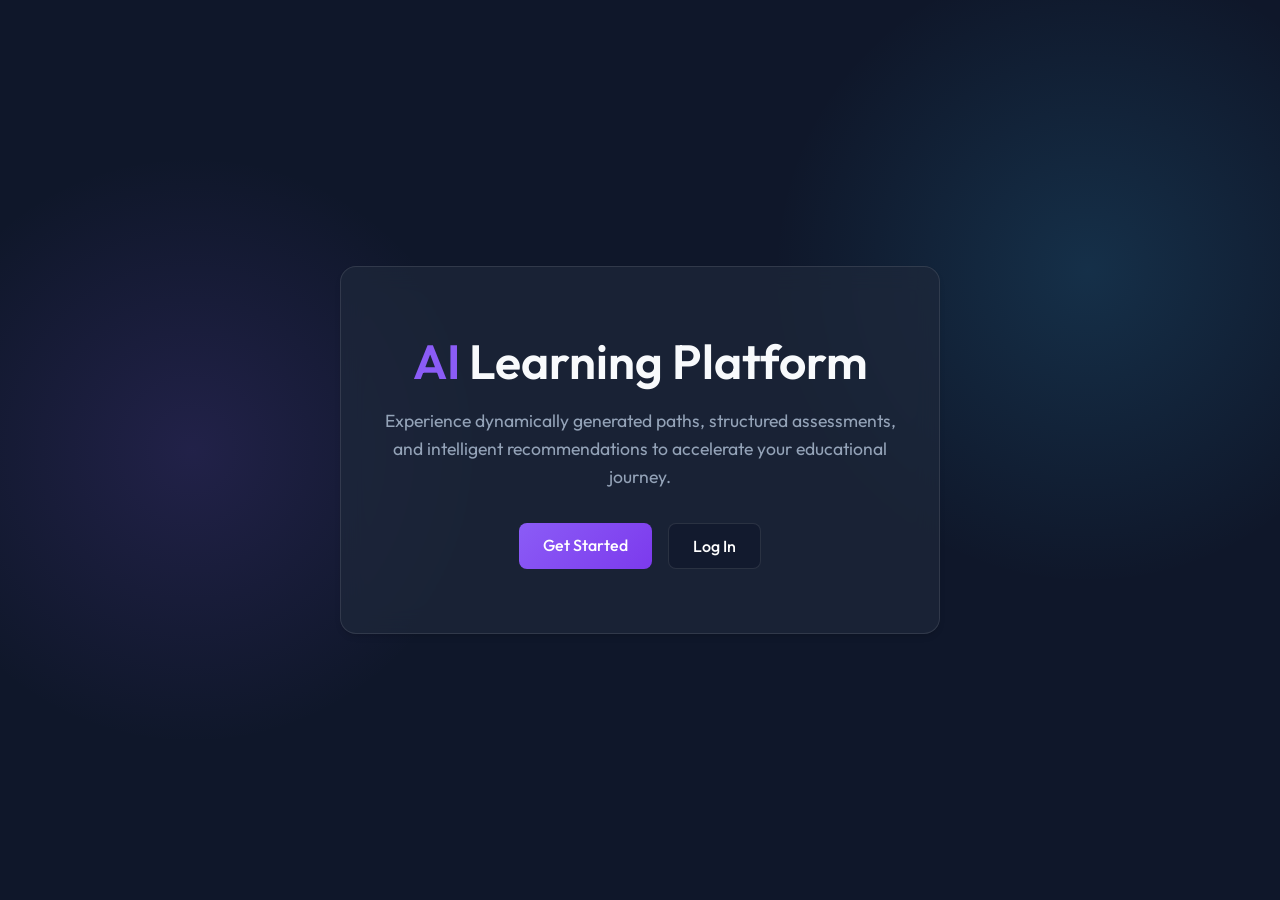
<file: frontend/index.html>
<!DOCTYPE html>
<html lang="en">
<head>
    <meta charset="UTF-8">
    <meta name="viewport" content="width=device-width, initial-scale=1.0">
    <title>AI Learning Support Platform</title>
    <link rel="stylesheet" href="styles.css">
</head>
<body class="flex-center" style="text-align: center;">

    <div class="glass-panel animate-fade-in" style="max-width: 600px; padding: 4rem 2rem;">
        <h1 style="font-size: 3rem; margin-bottom: 1rem;"><span style="color: var(--accent);">AI</span> Learning Platform</h1>
        <p style="font-size: 1.1rem; color: var(--text-secondary); margin-bottom: 2rem;">
            Experience dynamically generated paths, structured assessments, and intelligent recommendations to accelerate your educational journey.
        </p>
        
        <div style="display: flex; gap: 1rem; justify-content: center;">
            <a href="register.html" class="btn-primary">Get Started</a>
            <a href="login.html" class="btn-primary" style="background: rgba(15, 23, 42, 0.6); border: 1px solid var(--glass-border);">Log In</a>
        </div>
    </div>

    <script src="script.js"></script>
    <script>
        // Redirect to dashboard immediately if already authenticated
        if (isAuthenticated()) {
            window.location.href = 'dashboard.html';
        }
    </script>
</body>
</html>
</file>
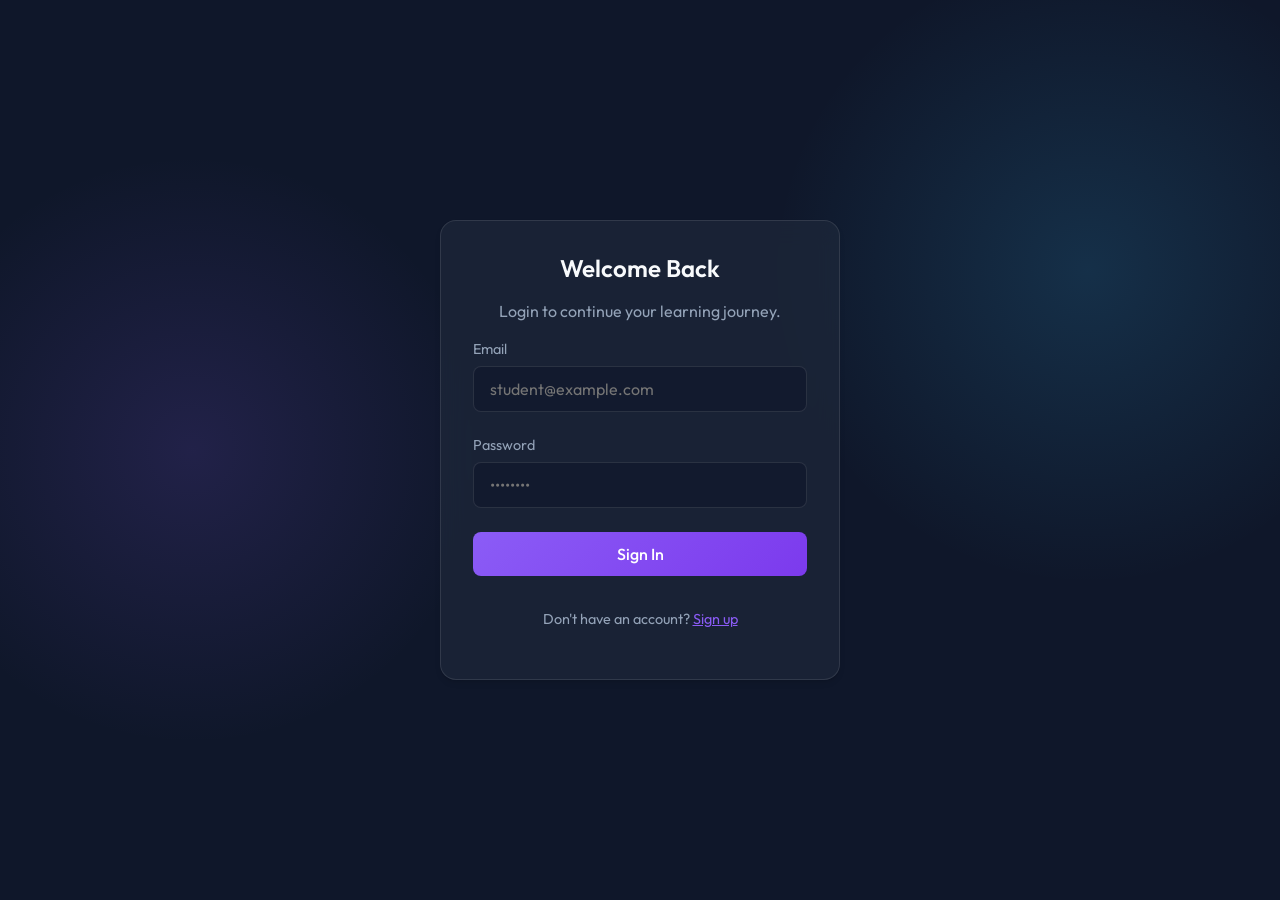
<file: frontend/login.html>
<!DOCTYPE html>
<html lang="en">
<head>
    <meta charset="UTF-8">
    <meta name="viewport" content="width=device-width, initial-scale=1.0">
    <title>Login - AI Learning Platform</title>
    <link rel="stylesheet" href="styles.css">
</head>
<body class="flex-center">

    <div class="glass-panel animate-fade-in" style="width: 100%; max-width: 400px;">
        <h2 class="text-center">Welcome Back</h2>
        <p class="text-center">Login to continue your learning journey.</p>
        
        <div id="loginAlert"></div>
        
        <form id="loginForm">
            <div class="form-group">
                <label class="form-label" for="email">Email</label>
                <input type="email" id="email" class="form-control" required placeholder="student@example.com">
            </div>
            
            <div class="form-group">
                <label class="form-label" for="password">Password</label>
                <input type="password" id="password" class="form-control" required placeholder="••••••••">
            </div>
            
            <button type="submit" class="btn-primary" style="width: 100%">Sign In</button>
        </form>
        
        <p class="text-center mt-2" style="font-size: 0.9rem;">
            Don't have an account? <a href="register.html" style="color: var(--accent);">Sign up</a>
        </p>
    </div>

    <script src="script.js"></script>
    <script>
        if (isAuthenticated()) window.location.href = 'dashboard.html';

        document.getElementById('loginForm').addEventListener('submit', async (e) => {
            e.preventDefault();
            const email = document.getElementById('email').value;
            const password = document.getElementById('password').value;
            
            const btn = e.target.querySelector('button');
            btn.textContent = 'Authenticating...';
            btn.disabled = true;

            try {
                const res = await apiCall('/auth/login', {
                    method: 'POST',
                    body: JSON.stringify({ email, password })
                });
                
                setToken(res.data.token);
                
                const user = {
                    id: res.data.id,
                    name: res.data.username, // JWT returning name or username
                    email: res.data.email,
                    roles: res.data.roles
                };
                
                // Let's call /api/auth/me to ensure we have exact shape, 
                // OR we can rely on JWT response. Our AuthController returns: id, name, email, roles
                user.name = res.data.name; 
                setCurrentUser(user);

                window.location.href = 'dashboard.html';
            } catch (err) {
                showAlert('loginAlert', err.message, 'error');
            } finally {
                btn.textContent = 'Sign In';
                btn.disabled = false;
            }
        });
    </script>
</body>
</html>
</file>
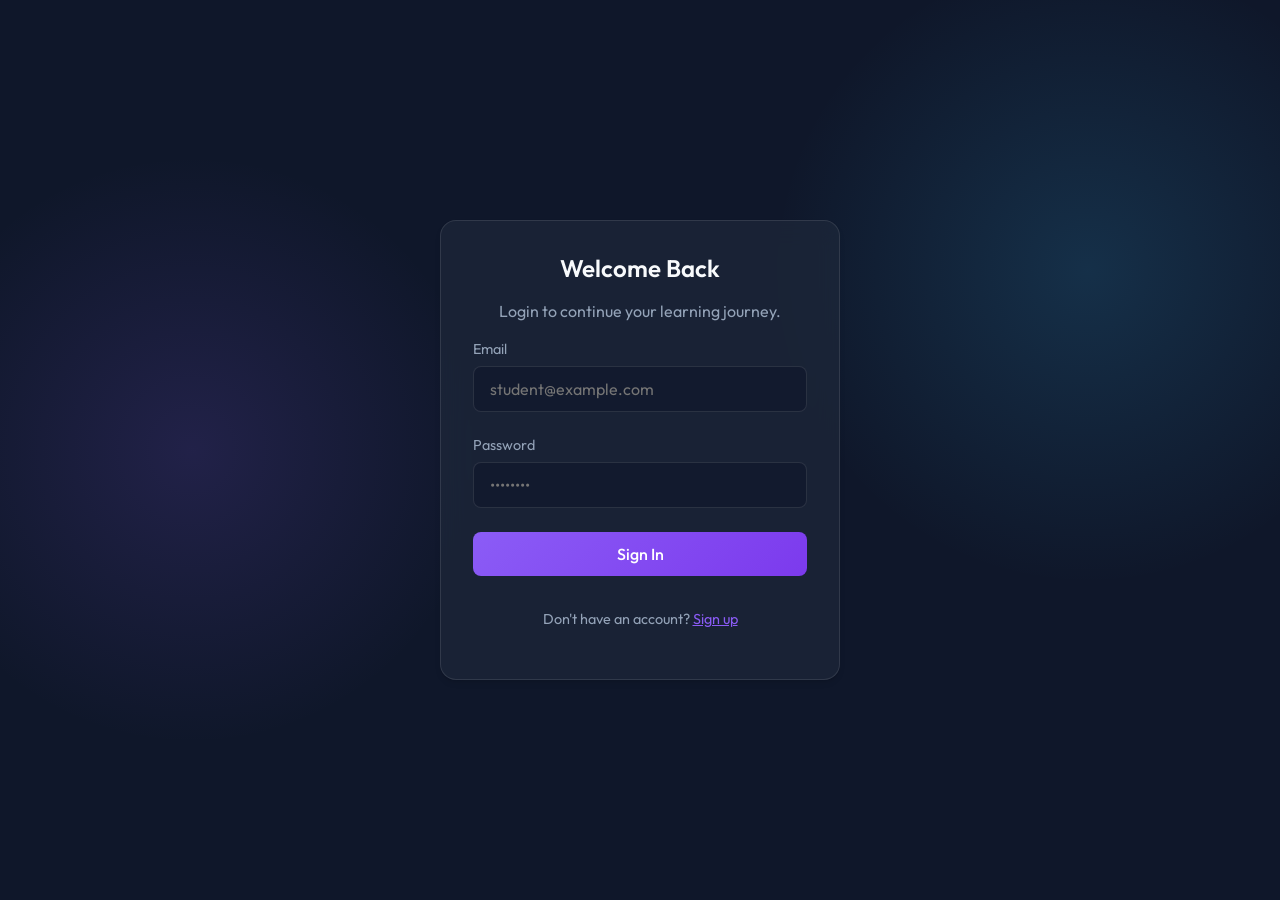
<file: frontend/profile.html>
<!DOCTYPE html>
<html lang="en">
<head>
    <meta charset="UTF-8">
    <meta name="viewport" content="width=device-width, initial-scale=1.0">
    <title>My Profile - Lumora</title>
    <link rel="stylesheet" href="styles.css">
    <link rel="stylesheet" href="https://cdnjs.cloudflare.com/ajax/libs/font-awesome/6.4.0/css/all.min.css">
</head>
<body class="app-layout">
    <header id="app-header" class="app-header"></header>

    <div class="main-content">
        <div id="profileAlert"></div>

        <!-- Profile Hero -->
        <div class="glass-panel animate-fade-in" style="text-align: center; padding: 3rem 2rem; margin-bottom: 2rem; position: relative; overflow: hidden;">
            <div style="position: absolute; top: -60px; right: -60px; width: 200px; height: 200px; background: radial-gradient(circle, rgba(139,92,246,0.2), transparent); border-radius: 50%;"></div>
            <div style="position: absolute; bottom: -40px; left: -40px; width: 150px; height: 150px; background: radial-gradient(circle, rgba(99,102,241,0.15), transparent); border-radius: 50%;"></div>

            <div id="profileAvatar" style="width: 100px; height: 100px; border-radius: 50%; background: linear-gradient(135deg, var(--accent), var(--accent-hover)); color: white; font-weight: 700; font-size: 2.5rem; display: flex; align-items: center; justify-content: center; margin: 0 auto 1.5rem; border: 4px solid var(--glass-border); box-shadow: 0 0 30px rgba(139,92,246,0.4);">?</div>
            <h1 id="profileName" style="margin: 0 0 0.25rem; font-size: 2rem;">Loading...</h1>
            <div id="profileRole" style="color: var(--accent); text-transform: uppercase; letter-spacing: 2px; font-size: 0.85rem; font-weight: 600; margin-bottom: 0.75rem;"></div>
            <div id="profileEmail" style="color: var(--text-secondary); font-size: 0.95rem;"><i class="fas fa-envelope" style="margin-right: 0.4rem;"></i></div>
        </div>

        <!-- Stats Row -->
        <div class="grid-2" style="margin-bottom: 2rem;">
            <div class="glass-panel animate-fade-in" style="text-align: center; padding: 2rem;">
                <div style="font-size: 2rem; margin-bottom: 0.5rem;">🎯</div>
                <div class="stat-value" id="profileTotalQuizzes">—</div>
                <div class="stat-label">Total Quizzes Taken</div>
            </div>
            <div class="glass-panel animate-fade-in" style="text-align: center; padding: 2rem;">
                <div style="font-size: 2rem; margin-bottom: 0.5rem;">📈</div>
                <div class="stat-value" id="profileAvgScore">—</div>
                <div class="stat-label">Average Score</div>
            </div>
        </div>

        <!-- Account Info -->
        <div class="glass-panel animate-fade-in" style="margin-bottom: 2rem;">
            <h3 style="margin-top: 0; color: var(--accent);"><i class="fas fa-id-card" style="margin-right: 0.5rem;"></i>Account Information</h3>
            <hr style="border-color: var(--glass-border); margin-bottom: 1.5rem;">
            <div style="display: grid; grid-template-columns: 1fr 1fr; gap: 1.5rem;">
                <div>
                    <div style="color: var(--text-secondary); font-size: 0.8rem; text-transform: uppercase; letter-spacing: 1px; margin-bottom: 0.3rem;">Full Name</div>
                    <div id="infoName" style="font-weight: 500; font-size: 1.1rem;">—</div>
                </div>
                <div>
                    <div style="color: var(--text-secondary); font-size: 0.8rem; text-transform: uppercase; letter-spacing: 1px; margin-bottom: 0.3rem;">Email</div>
                    <div id="infoEmail" style="font-weight: 500; font-size: 1.1rem;">—</div>
                </div>
                <div>
                    <div style="color: var(--text-secondary); font-size: 0.8rem; text-transform: uppercase; letter-spacing: 1px; margin-bottom: 0.3rem;">Role</div>
                    <div id="infoRole" style="font-weight: 500; font-size: 1.1rem;">—</div>
                </div>
                <div>
                    <div style="color: var(--text-secondary); font-size: 0.8rem; text-transform: uppercase; letter-spacing: 1px; margin-bottom: 0.3rem;">Member Since</div>
                    <div style="font-weight: 500; font-size: 1.1rem;" id="infoSince">2026</div>
                </div>
            </div>
        </div>

        <!-- Recent Results Placeholder -->
        <div class="glass-panel animate-fade-in">
            <h3 style="margin-top: 0; color: var(--accent);"><i class="fas fa-history" style="margin-right: 0.5rem;"></i>Recent Activity</h3>
            <hr style="border-color: var(--glass-border); margin-bottom: 1.5rem;">
            <div id="recentActivity" style="color: var(--text-secondary); text-align: center; padding: 2rem;">
                <span style="font-size: 2rem;">📋</span>
                <p style="margin-top: 0.5rem;">Take a quiz to see your recent activity here!</p>
                <a href="quiz.html" class="btn-primary" style="display: inline-block; margin-top: 1rem;">🚀 Take a Quiz</a>
            </div>
        </div>
    </div>

    <footer id="app-footer" class="app-footer"></footer>

    <script src="script.js"></script>
    <script>
        protectRoute();

        const user = getCurrentUser();
        if (user) {
            const initial = user.name ? user.name.charAt(0).toUpperCase() : '?';
            const role = user.roles && user.roles.length > 0 ? user.roles[0].replace('ROLE_', '') : 'STUDENT';

            document.getElementById('profileAvatar').textContent = initial;
            document.getElementById('profileName').textContent = user.name || 'Unknown';
            document.getElementById('profileRole').textContent = role;
            document.getElementById('profileEmail').innerHTML = `<i class="fas fa-envelope" style="margin-right: 0.4rem;"></i>${user.email || ''}`;
            document.getElementById('infoName').textContent = user.name || '—';
            document.getElementById('infoEmail').textContent = user.email || '—';
            document.getElementById('infoRole').textContent = role;
        }

        // Load analytics stats
        apiCall('/student/analytics/summary').then(data => {
            if (data) {
                document.getElementById('profileTotalQuizzes').textContent = data.totalAttempts ?? '0';
                document.getElementById('profileAvgScore').textContent = data.averageScore != null ? data.averageScore.toFixed(1) + '%' : '0%';
            }
        }).catch(() => {
            document.getElementById('profileTotalQuizzes').textContent = '0';
            document.getElementById('profileAvgScore').textContent = '0%';
        });
    </script>
</body>
</html>
</file>
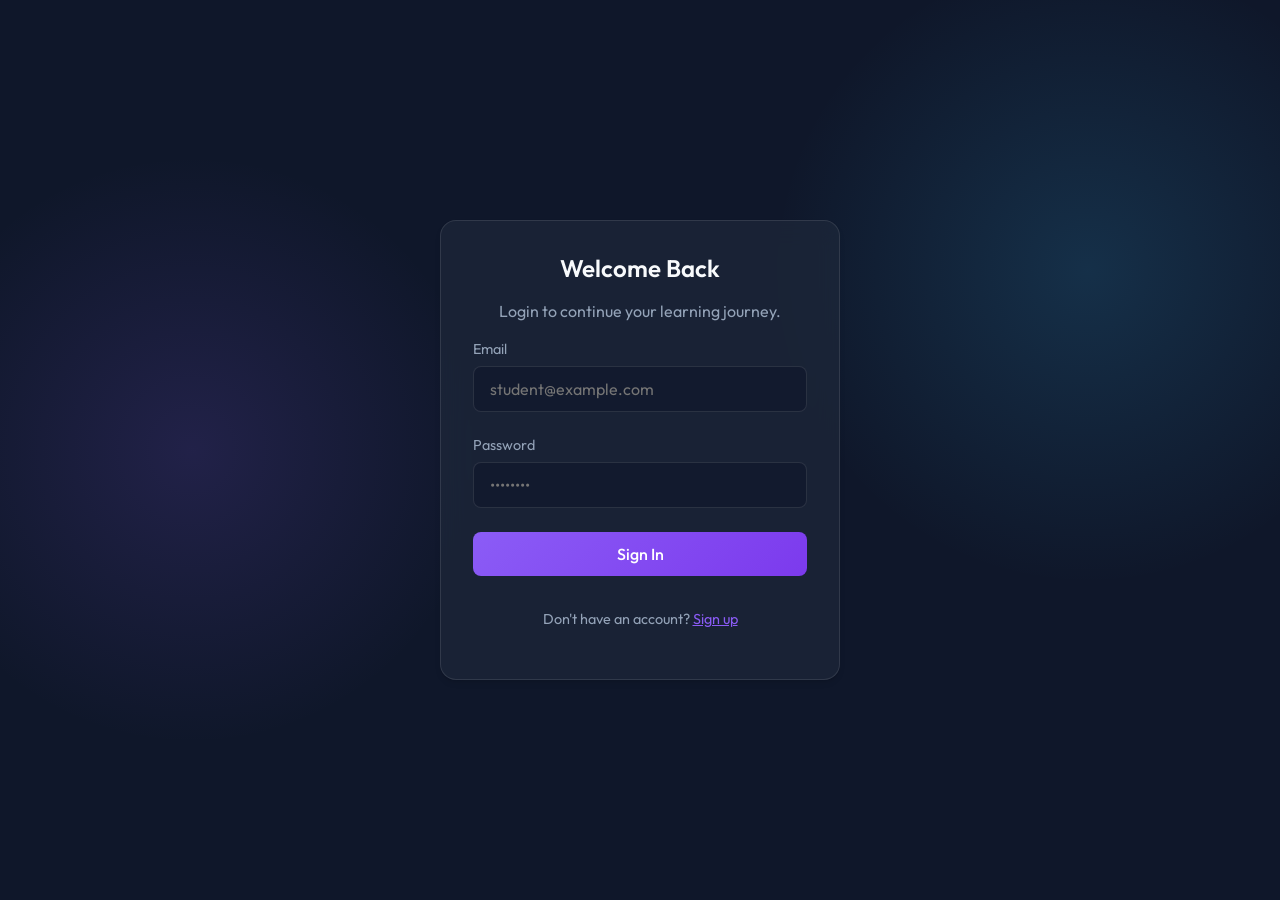
<file: frontend/quiz.html>
<!-- frontend/quiz.html -->
<!DOCTYPE html>
<html lang="en">
<head>
    <meta charset="UTF-8">
    <meta name="viewport" content="width=device-width, initial-scale=1.0">
    <title>Take Quiz - AI Learning Platform</title>
    <link rel="stylesheet" href="styles.css">
    <style>
        .option-label {
            display: block;
            padding: 1rem;
            margin-bottom: 0.5rem;
            background: rgba(15, 23, 42, 0.4);
            border: 1px solid var(--glass-border);
            border-radius: 8px;
            cursor: pointer;
            transition: all 0.2s;
        }
        .option-label:hover { background: rgba(139, 92, 246, 0.1); border-color: var(--accent); }
        .option-input:checked + .option-label {
            background: rgba(139, 92, 246, 0.2);
            border-color: var(--accent);
            box-shadow: 0 0 10px rgba(139, 92, 246, 0.2);
        }
    </style>
</head>
<body class="app-layout">
    <header id="app-header" class="app-header"></header>
    <div class="main-content">
        <div id="quizAlert"></div>

        <!-- Topic Selection -->
        <div id="topicSelection" class="glass-panel animate-fade-in" style="max-width: 550px; margin: 0 auto;">
            <div style="text-align: center; margin-bottom: 1.5rem;">
                <span style="font-size: 3rem;">🧠</span>
                <h2 style="margin-top: 0.5rem;">Select Quiz Topic</h2>
                <p style="color: var(--text-secondary); font-size: 0.95rem;">Type a topic name to search and start your quiz</p>
            </div>
            <div class="form-group" style="position: relative;">
                <label class="form-label">Topic Name</label>
                <input type="text" id="topicNameInput" class="form-control" placeholder="e.g. Python, Data Structures, Networking..." autocomplete="off">
                <div id="topicSuggestions" style="display: none; position: absolute; top: 100%; left: 0; right: 0; background: var(--glass-bg); border: 1px solid var(--glass-border); border-radius: 8px; z-index: 100; max-height: 200px; overflow-y: auto; box-shadow: 0 8px 20px rgba(0,0,0,0.4);">
                </div>
            </div>
            <button id="startQuizBtn" class="btn-primary" style="width: 100%; margin-top: 1rem;">🚀 Start Quiz</button>
        </div>

        <!-- Quiz Container -->
        <div id="quizContainer" style="display: none; max-width: 800px; margin: 0 auto;">
            <div class="glass-panel animate-fade-in">
                <div style="display: flex; justify-content: space-between; align-items: center;">
                    <h2 id="quizTitle">Topic Quiz</h2>
                    <span id="questionCounter" style="color: var(--accent); font-weight: 700;"></span>
                </div>
                
                <div id="questionsWrapper" class="mt-2"></div>
                
                <button id="submitQuizBtn" class="btn-primary mt-2" style="width: 100%;">Submit Answers</button>
            </div>
        </div>

        <!-- Result Container -->
        <div id="resultContainer" class="glass-panel animate-fade-in" style="display: none; max-width: 500px; margin: 0 auto; text-align: center;">
            <div style="font-size: 4rem; margin-bottom: 1rem;">🏆</div>
            <h2>Quiz Completed!</h2>
            <div class="stat-value mt-2" id="scoreDisplay" style="font-size: 4rem;">0%</div>
            <p id="resultMessage" style="color: var(--text-secondary); margin-top: 1rem;"></p>
            <p id="suspiciousFlag" style="color: var(--danger); font-weight: 500; display: none; margin-top: 1rem;">⚠ Flagged for suspicious completion time.</p>
            
            <a href="dashboard.html" class="btn-primary mt-2">Return to Dashboard</a>
        </div>
    </div>
    <footer id="app-footer" class="app-footer"></footer>

    <script src="script.js"></script>
    <script>
        protectRoute();
        
        let questions = [];
        let startTime = null;
        let selectedTopicName = null;
        let searchTimeout = null;

        // Live topic search / autocomplete
        const topicNameInput = document.getElementById('topicNameInput');
        const suggestionsBox = document.getElementById('topicSuggestions');

        topicNameInput.addEventListener('input', () => {
            const query = topicNameInput.value.trim();
            clearTimeout(searchTimeout);
            if (query.length < 2) {
                suggestionsBox.style.display = 'none';
                return;
            }
            searchTimeout = setTimeout(async () => {
                try {
                    const results = await apiCall(`/student/topics/search?name=${encodeURIComponent(query)}`);
                    if (results && results.length > 0) {
                        suggestionsBox.innerHTML = results.map(t => `
                            <div class="dropdown-item" style="cursor: pointer;" data-name="${t.title}">${t.title}</div>
                        `).join('');
                        suggestionsBox.style.display = 'block';
                        suggestionsBox.querySelectorAll('.dropdown-item').forEach(el => {
                            el.addEventListener('click', () => {
                                topicNameInput.value = el.dataset.name;
                                suggestionsBox.style.display = 'none';
                            });
                        });
                    } else {
                        suggestionsBox.innerHTML = `<div class="dropdown-item" style="color: var(--text-secondary);">No matching topics found</div>`;
                        suggestionsBox.style.display = 'block';
                    }
                } catch(e) {
                    suggestionsBox.style.display = 'none';
                }
            }, 300);
        });

        document.addEventListener('click', (e) => {
            if (!e.target.closest('#topicNameInput') && !e.target.closest('#topicSuggestions')) {
                suggestionsBox.style.display = 'none';
            }
        });

        document.getElementById('startQuizBtn').addEventListener('click', async () => {
            const name = topicNameInput.value.trim();
            if (!name) {
                showAlert('quizAlert', 'Please enter a topic name to start the quiz.', 'error');
                return;
            }
            selectedTopicName = name;

            const btn = document.getElementById('startQuizBtn');
            btn.textContent = '⏳ Loading...';
            btn.disabled = true;

            try {
                questions = await apiCall(`/student/topics/by-name/${encodeURIComponent(selectedTopicName)}/questions`);
                if (!questions || questions.length === 0) {
                    throw new Error('No questions found for this topic. Please check the topic name or ask your admin to add questions.');
                }

                document.getElementById('topicSelection').style.display = 'none';
                document.getElementById('quizContainer').style.display = 'block';
                document.getElementById('quizTitle').textContent = `${selectedTopicName} Quiz`;
                startTime = new Date().toISOString();
                renderQuestions();
            } catch (err) {
                showAlert('quizAlert', err.message, 'error');
            } finally {
                btn.textContent = '🚀 Start Quiz';
                btn.disabled = false;
            }
        });


        function renderQuestions() {
            document.getElementById('questionCounter').textContent = `${questions.length} Questions`;
            const wrapper = document.getElementById('questionsWrapper');
            
            wrapper.innerHTML = questions.map((q, index) => `
                <div class="form-group" style="margin-bottom: 2rem;">
                    <h3 style="font-size: 1.1rem; margin-bottom: 1rem; color: white;">${index + 1}. ${q.text}</h3>
                    <div style="display: grid; gap: 0.5rem;">
                        <input type="radio" id="q${q.id}_A" name="q${q.id}" value="A" class="option-input" style="display:none;">
                        <label for="q${q.id}_A" class="option-label">A. ${q.optionA}</label>
                        
                        <input type="radio" id="q${q.id}_B" name="q${q.id}" value="B" class="option-input" style="display:none;">
                        <label for="q${q.id}_B" class="option-label">B. ${q.optionB}</label>
                        
                        <input type="radio" id="q${q.id}_C" name="q${q.id}" value="C" class="option-input" style="display:none;">
                        <label for="q${q.id}_C" class="option-label">C. ${q.optionC}</label>
                        
                        <input type="radio" id="q${q.id}_D" name="q${q.id}" value="D" class="option-input" style="display:none;">
                        <label for="q${q.id}_D" class="option-label">D. ${q.optionD}</label>
                    </div>
                </div>
            `).join('');
        }

        document.getElementById('submitQuizBtn').addEventListener('click', async () => {
            const answers = {};
            questions.forEach(q => {
                const selected = document.querySelector(`input[name="q${q.id}"]:checked`);
                if (selected) answers[q.id] = selected.value;
            });

            const endTime = new Date().toISOString();
            const btn = document.getElementById('submitQuizBtn');
            btn.textContent = 'Evaluating...';
            btn.disabled = true;

            try {
                const result = await apiCall(`/student/quiz/submit`, {
                    method: 'POST',
                    body: JSON.stringify({
                        topicId: selectedTopicId,
                        answers: answers,
                        startTime: startTime,
                        endTime: endTime
                    })
                });

                document.getElementById('quizContainer').style.display = 'none';
                document.getElementById('resultContainer').style.display = 'block';

                document.getElementById('scoreDisplay').textContent = `${Math.round(result.percentage || 0)}%`;
                document.getElementById('resultMessage').textContent = result.message || `You scored ${result.score} out of ${result.totalQuestions}!`;
                
                if (result.flaggedSuspicious) {
                    document.getElementById('suspiciousFlag').style.display = 'block';
                }

            } catch (err) {
                showAlert('quizAlert', 'Failed to submit quiz. Ensure your inputs match database requirements.', 'error');
                btn.textContent = 'Submit Answers';
                btn.disabled = false;
            }
        });
    </script>
</body>
</html>
</file>
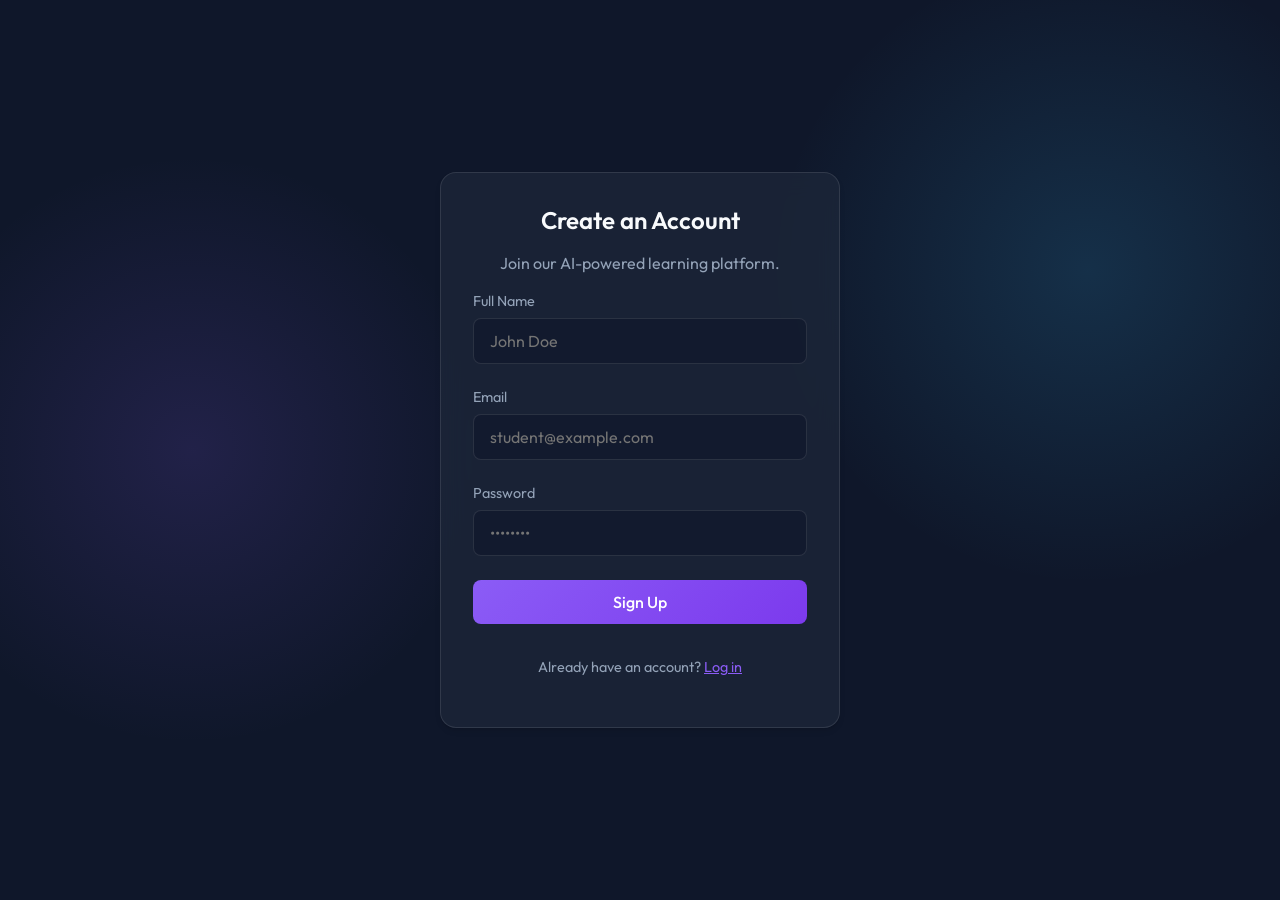
<file: frontend/register.html>
<!DOCTYPE html>
<html lang="en">
<head>
    <meta charset="UTF-8">
    <meta name="viewport" content="width=device-width, initial-scale=1.0">
    <title>Register - AI Learning Platform</title>
    <link rel="stylesheet" href="styles.css">
</head>
<body class="flex-center">

    <div class="glass-panel animate-fade-in" style="width: 100%; max-width: 400px;">
        <h2 class="text-center">Create an Account</h2>
        <p class="text-center">Join our AI-powered learning platform.</p>
        
        <div id="registerAlert"></div>
        
        <form id="registerForm">
            <div class="form-group">
                <label class="form-label" for="name">Full Name</label>
                <input type="text" id="name" class="form-control" required placeholder="John Doe">
            </div>

            <div class="form-group">
                <label class="form-label" for="email">Email</label>
                <input type="email" id="email" class="form-control" required placeholder="student@example.com">
            </div>
            
            <div class="form-group">
                <label class="form-label" for="password">Password</label>
                <input type="password" id="password" class="form-control" required placeholder="••••••••">
            </div>
            
            <button type="submit" class="btn-primary" style="width: 100%">Sign Up</button>
        </form>
        
        <p class="text-center mt-2" style="font-size: 0.9rem;">
            Already have an account? <a href="login.html" style="color: var(--accent);">Log in</a>
        </p>
    </div>

    <script src="script.js"></script>
    <script>
        if (isAuthenticated()) window.location.href = 'dashboard.html';

        document.getElementById('registerForm').addEventListener('submit', async (e) => {
            e.preventDefault();
            const name = document.getElementById('name').value;
            const email = document.getElementById('email').value;
            const password = document.getElementById('password').value;
            
            const btn = e.target.querySelector('button');
            btn.textContent = 'Registering...';
            btn.disabled = true;

            try {
                await apiCall('/auth/register', {
                    method: 'POST',
                    body: JSON.stringify({ name, email, password, roles: ["student"] })
                });
                
                showAlert('registerAlert', 'Registration successful! Redirecting to login...', 'success');
                setTimeout(() => window.location.href = 'login.html', 1500);
            } catch (err) {
                showAlert('registerAlert', err.message, 'error');
            } finally {
                btn.textContent = 'Sign Up';
                btn.disabled = false;
            }
        });
    </script>
</body>
</html>
</file>
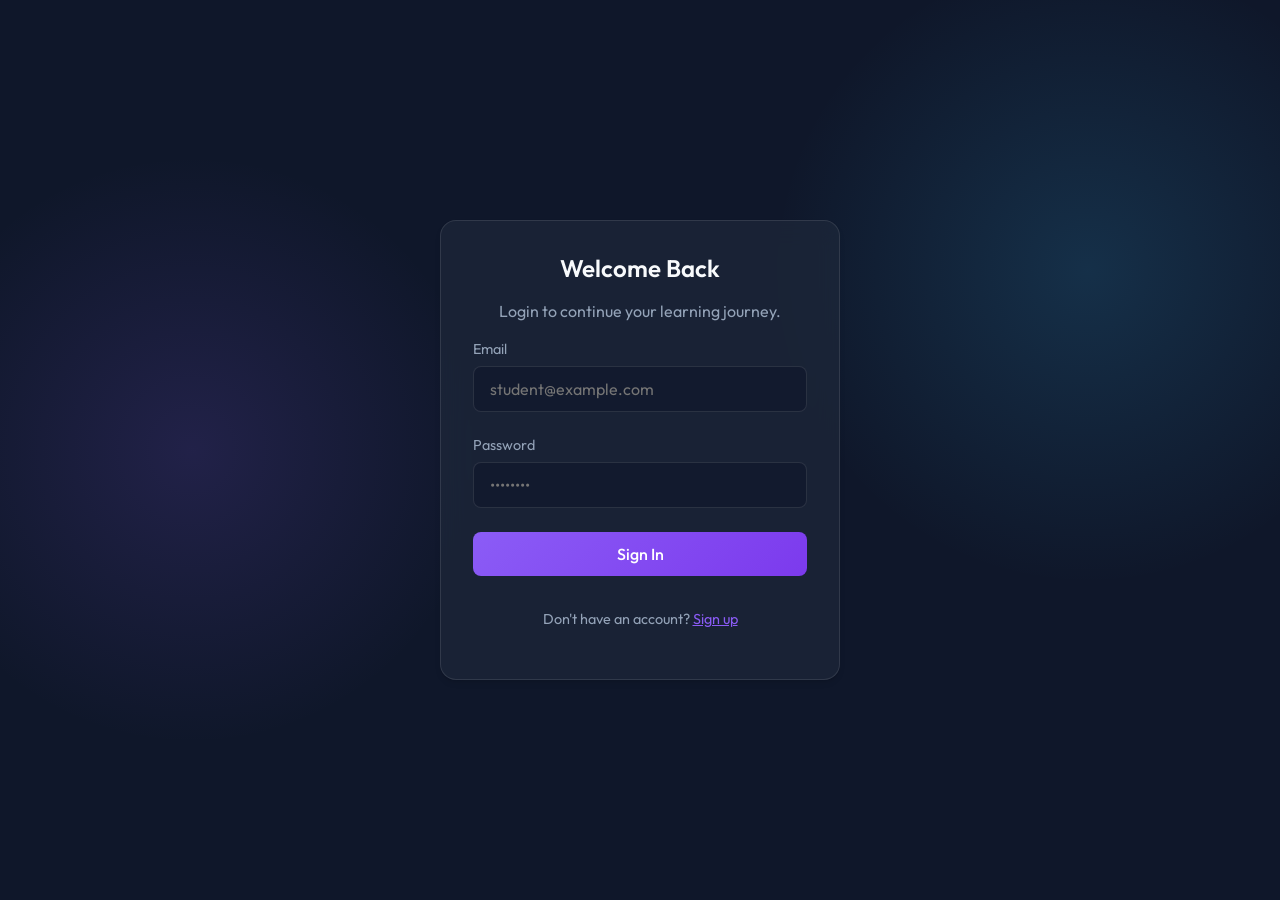
<file: frontend/settings.html>
<!DOCTYPE html>
<html lang="en">
<head>
    <meta charset="UTF-8">
    <meta name="viewport" content="width=device-width, initial-scale=1.0">
    <title>Settings - Lumora</title>
    <link rel="stylesheet" href="styles.css">
    <link rel="stylesheet" href="https://cdnjs.cloudflare.com/ajax/libs/font-awesome/6.4.0/css/all.min.css">
</head>
<body class="app-layout">
    <header id="app-header" class="app-header"></header>

    <div class="main-content">
        <div id="settingsAlert"></div>

        <div style="margin-bottom: 2rem;">
            <h2 style="margin: 0; color: var(--text-primary);"><i class="fas fa-cog" style="color: var(--accent); margin-right: 0.6rem;"></i>Settings</h2>
            <p style="color: var(--text-secondary); margin: 0.5rem 0 0;">Manage your account preferences and appearance</p>
        </div>

        <div style="display: grid; grid-template-columns: 240px 1fr; gap: 2rem; align-items: start;">

            <!-- Settings Sidebar Nav -->
            <div class="glass-panel animate-fade-in" style="padding: 1rem;">
                <nav>
                    <a href="#appearance" class="settings-nav-link active" onclick="switchTab('appearance', this)">
                        <i class="fas fa-palette"></i> Appearance
                    </a>
                    <a href="#account" class="settings-nav-link" onclick="switchTab('account', this)">
                        <i class="fas fa-user-circle"></i> Account
                    </a>
                    <a href="#notifications" class="settings-nav-link" onclick="switchTab('notifications', this)">
                        <i class="fas fa-bell"></i> Notifications
                    </a>
                    <a href="#security" class="settings-nav-link" onclick="switchTab('security', this)">
                        <i class="fas fa-shield-alt"></i> Privacy & Security
                    </a>
                </nav>
            </div>

            <!-- Settings Panels -->
            <div>

                <!-- Appearance -->
                <div id="tab-appearance" class="settings-tab glass-panel animate-fade-in">
                    <h3 style="margin-top: 0; color: var(--accent);">🎨 Appearance</h3>
                    <hr style="border-color: var(--glass-border); margin-bottom: 1.5rem;">

                    <div class="settings-row">
                        <div>
                            <div class="settings-label">Theme</div>
                            <div class="settings-desc">Choose between Dark and Light mode</div>
                        </div>
                        <div style="display: flex; gap: 0.75rem;">
                            <button id="themeDarkBtn" class="btn-secondary" onclick="setTheme('dark')" style="padding: 0.5rem 1.2rem;">🌙 Dark</button>
                            <button id="themeLightBtn" class="btn-secondary" onclick="setTheme('light')" style="padding: 0.5rem 1.2rem;">🌞 Light</button>
                        </div>
                    </div>

                    <div class="settings-row">
                        <div>
                            <div class="settings-label">Accent Color</div>
                            <div class="settings-desc">Choose your preferred accent color</div>
                        </div>
                        <div style="display: flex; gap: 0.75rem; align-items: center;">
                            <button onclick="setAccent('#8b5cf6')" title="Purple" style="width: 32px; height: 32px; border-radius: 50%; background: #8b5cf6; border: 3px solid white; cursor: pointer;"></button>
                            <button onclick="setAccent('#3b82f6')" title="Blue" style="width: 32px; height: 32px; border-radius: 50%; background: #3b82f6; border: 3px solid transparent; cursor: pointer;"></button>
                            <button onclick="setAccent('#10b981')" title="Green" style="width: 32px; height: 32px; border-radius: 50%; background: #10b981; border: 3px solid transparent; cursor: pointer;"></button>
                            <button onclick="setAccent('#f59e0b')" title="Amber" style="width: 32px; height: 32px; border-radius: 50%; background: #f59e0b; border: 3px solid transparent; cursor: pointer;"></button>
                            <button onclick="setAccent('#ef4444')" title="Red" style="width: 32px; height: 32px; border-radius: 50%; background: #ef4444; border: 3px solid transparent; cursor: pointer;"></button>
                        </div>
                    </div>
                </div>

                <!-- Account -->
                <div id="tab-account" class="settings-tab glass-panel animate-fade-in" style="display: none;">
                    <h3 style="margin-top: 0; color: var(--accent);">👤 Account</h3>
                    <hr style="border-color: var(--glass-border); margin-bottom: 1.5rem;">

                    <div class="form-group">
                        <label class="form-label">Display Name</label>
                        <input type="text" id="settingsName" class="form-control" placeholder="Your display name">
                    </div>
                    <div class="form-group">
                        <label class="form-label">Email Address</label>
                        <input type="email" id="settingsEmail" class="form-control" placeholder="Your email" disabled style="opacity: 0.6; cursor: not-allowed;">
                        <small style="color: var(--text-secondary); font-size: 0.8rem;">Email cannot be changed from here.</small>
                    </div>
                    <button class="btn-primary" style="margin-top: 1rem;" onclick="saveAccount()">💾 Save Changes</button>
                </div>

                <!-- Notifications -->
                <div id="tab-notifications" class="settings-tab glass-panel animate-fade-in" style="display: none;">
                    <h3 style="margin-top: 0; color: var(--accent);">🔔 Notifications</h3>
                    <hr style="border-color: var(--glass-border); margin-bottom: 1.5rem;">

                    <div class="settings-row">
                        <div>
                            <div class="settings-label">Quiz Reminders</div>
                            <div class="settings-desc">Get reminded to practise daily</div>
                        </div>
                        <label class="toggle-switch">
                            <input type="checkbox" id="notifQuiz" checked>
                            <span class="toggle-slider"></span>
                        </label>
                    </div>
                    <div class="settings-row">
                        <div>
                            <div class="settings-label">Score Alerts</div>
                            <div class="settings-desc">Notify when you achieve a new high score</div>
                        </div>
                        <label class="toggle-switch">
                            <input type="checkbox" id="notifScore" checked>
                            <span class="toggle-slider"></span>
                        </label>
                    </div>
                    <div class="settings-row">
                        <div>
                            <div class="settings-label">AI Recommendations</div>
                            <div class="settings-desc">Weekly AI-generated study suggestions</div>
                        </div>
                        <label class="toggle-switch">
                            <input type="checkbox" id="notifAI">
                            <span class="toggle-slider"></span>
                        </label>
                    </div>
                    <button class="btn-primary" style="margin-top: 1rem;" onclick="saveNotifs()">💾 Save Preferences</button>
                </div>

                <!-- Security -->
                <div id="tab-security" class="settings-tab glass-panel animate-fade-in" style="display: none;">
                    <h3 style="margin-top: 0; color: var(--accent);">🛡️ Privacy & Security</h3>
                    <hr style="border-color: var(--glass-border); margin-bottom: 1.5rem;">

                    <div class="settings-row" style="margin-bottom: 2rem;">
                        <div>
                            <div class="settings-label">Logged-in Session</div>
                            <div class="settings-desc">Your current JWT session (valid 24 hrs)</div>
                        </div>
                        <span style="color: var(--success); font-weight: 600;">● Active</span>
                    </div>

                    <div class="form-group">
                        <label class="form-label">New Password</label>
                        <input type="password" id="newPassword" class="form-control" placeholder="Enter new password">
                    </div>
                    <div class="form-group">
                        <label class="form-label">Confirm Password</label>
                        <input type="password" id="confirmPassword" class="form-control" placeholder="Confirm new password">
                    </div>
                    <button class="btn-primary" style="margin-top: 1rem;" onclick="changePassword()">🔒 Update Password</button>

                    <hr style="border-color: var(--glass-border); margin: 2rem 0;">
                    <button class="btn-secondary" style="background: rgba(239,68,68,0.1); border-color: var(--danger); color: var(--danger);" onclick="if(confirm('Are you sure you want to logout?')) logout();">
                        🚪 Logout from all devices
                    </button>
                </div>

            </div>
        </div>
    </div>

    <footer id="app-footer" class="app-footer"></footer>

    <style>
        .settings-nav-link {
            display: flex;
            align-items: center;
            gap: 0.6rem;
            padding: 0.75rem 1rem;
            border-radius: 8px;
            color: var(--text-secondary);
            text-decoration: none;
            font-weight: 500;
            margin-bottom: 0.25rem;
            transition: all 0.2s;
            cursor: pointer;
        }
        .settings-nav-link:hover, .settings-nav-link.active {
            background: rgba(139, 92, 246, 0.1);
            color: var(--accent);
        }
        .settings-row {
            display: flex;
            justify-content: space-between;
            align-items: center;
            padding: 1rem 0;
            border-bottom: 1px solid var(--glass-border);
        }
        .settings-row:last-of-type { border-bottom: none; }
        .settings-label { font-weight: 600; margin-bottom: 0.2rem; }
        .settings-desc { color: var(--text-secondary); font-size: 0.85rem; }
        /* Toggle Switch */
        .toggle-switch { position: relative; display: inline-block; width: 48px; height: 26px; }
        .toggle-switch input { opacity: 0; width: 0; height: 0; }
        .toggle-slider {
            position: absolute; cursor: pointer; top: 0; left: 0; right: 0; bottom: 0;
            background: rgba(148, 163, 184, 0.3); border-radius: 26px; transition: 0.3s;
        }
        .toggle-slider:before {
            position: absolute; content: ""; height: 20px; width: 20px; left: 3px; bottom: 3px;
            background: white; border-radius: 50%; transition: 0.3s;
        }
        input:checked + .toggle-slider { background: var(--accent); }
        input:checked + .toggle-slider:before { transform: translateX(22px); }
        .btn-secondary {
            background: var(--glass-bg); border: 1px solid var(--glass-border);
            color: var(--text-primary); padding: 0.6rem 1.2rem; border-radius: 8px;
            cursor: pointer; font-weight: 500; transition: all 0.2s;
        }
        .btn-secondary:hover { border-color: var(--accent); color: var(--accent); }
        @media (max-width: 768px) {
            .main-content > div:last-of-type { grid-template-columns: 1fr; }
        }
    </style>

    <script src="script.js"></script>
    <script>
        protectRoute();

        const user = getCurrentUser();
        if (user) {
            const el = document.getElementById('settingsName');
            if (el) el.value = user.name || '';
            const em = document.getElementById('settingsEmail');
            if (em) em.value = user.email || '';
        }

        // Reflect saved theme
        const savedTheme = localStorage.getItem('theme') || 'dark';
        highlightThemeBtn(savedTheme);

        function switchTab(tab, el) {
            document.querySelectorAll('.settings-tab').forEach(t => t.style.display = 'none');
            document.getElementById('tab-' + tab).style.display = 'block';
            document.querySelectorAll('.settings-nav-link').forEach(a => a.classList.remove('active'));
            el.classList.add('active');
            return false;
        }

        function setTheme(theme) {
            document.documentElement.setAttribute('data-theme', theme);
            localStorage.setItem('theme', theme);
            highlightThemeBtn(theme);
            // update toggle in header too
            const btn = document.getElementById('themeToggleBtn');
            if (btn) btn.textContent = theme === 'light' ? '🌙' : '🌞';
        }

        function highlightThemeBtn(theme) {
            document.getElementById('themeDarkBtn').style.borderColor = theme === 'dark' ? 'var(--accent)' : '';
            document.getElementById('themeLightBtn').style.borderColor = theme === 'light' ? 'var(--accent)' : '';
        }

        function setAccent(color) {
            document.documentElement.style.setProperty('--accent', color);
            localStorage.setItem('accentColor', color);
        }

        // Load saved accent
        const savedAccent = localStorage.getItem('accentColor');
        if (savedAccent) document.documentElement.style.setProperty('--accent', savedAccent);

        function saveAccount() {
            const name = document.getElementById('settingsName').value.trim();
            if (!name) { showAlert('settingsAlert', 'Name cannot be empty.', 'error'); return; }
            const u = getCurrentUser();
            if (u) { u.name = name; setCurrentUser(u); }
            showAlert('settingsAlert', '✅ Profile updated successfully!', 'success');
            // Re-render header to pick up new name
            renderHeader();
        }

        function saveNotifs() {
            showAlert('settingsAlert', '✅ Notification preferences saved!', 'success');
        }

        function changePassword() {
            const p1 = document.getElementById('newPassword').value;
            const p2 = document.getElementById('confirmPassword').value;
            if (!p1 || p1.length < 6) { showAlert('settingsAlert', 'Password must be at least 6 characters.', 'error'); return; }
            if (p1 !== p2) { showAlert('settingsAlert', 'Passwords do not match.', 'error'); return; }
            showAlert('settingsAlert', '✅ Password update request sent! (Backend integration required)', 'success');
        }
    </script>
</body>
</html>
</file>
<file: frontend/styles.css>
@import url('https://fonts.googleapis.com/css2?family=Outfit:wght@300;400;500;600;700&display=swap');

:root {
    --bg-color: #0f172a; /* Slate 900 */
    --text-primary: #f8fafc; /* Slate 50 */
    --text-secondary: #94a3b8; /* Slate 400 */
    --accent: #8b5cf6; /* Violet 500 */
    --accent-hover: #7c3aed; /* Violet 600 */
    --glass-bg: rgba(30, 41, 59, 0.7); /* Slate 800 with opacity */
    --glass-border: rgba(255, 255, 255, 0.1);
    --danger: #ef4444;
    --success: #10b981;
}

:root[data-theme="light"] {
    --bg-color: #f1f5f9;
    --text-primary: #0f172a;
    --text-secondary: #334155;
    --glass-bg: rgba(255, 255, 255, 0.8);
    --glass-border: rgba(0, 0, 0, 0.1);
}

* {
    box-sizing: border-box;
    margin: 0;
    padding: 0;
    font-family: 'Outfit', sans-serif;
}

body {
    background: var(--bg-color);
    background-image: 
        radial-gradient(circle at 15% 50%, rgba(139, 92, 246, 0.15), transparent 25%),
        radial-gradient(circle at 85% 30%, rgba(56, 189, 248, 0.15), transparent 25%);
    background-attachment: fixed;
    color: var(--text-primary);
    min-height: 100vh;
    display: flex;
    flex-direction: column;
}

/* Glassmorphism Classes */
.glass-panel {
    background: var(--glass-bg);
    backdrop-filter: blur(12px);
    -webkit-backdrop-filter: blur(12px);
    border: 1px solid var(--glass-border);
    border-radius: 16px;
    padding: 2rem;
    box-shadow: 0 4px 6px -1px rgba(0, 0, 0, 0.1), 0 2px 4px -1px rgba(0, 0, 0, 0.06);
    transition: transform 0.3s ease, box-shadow 0.3s ease;
}

.glass-panel:hover {
    transform: translateY(-2px);
    box-shadow: 0 10px 15px -3px rgba(0, 0, 0, 0.1), 0 4px 6px -2px rgba(0, 0, 0, 0.05);
}

/* Typography */
h1, h2, h3, h4 { color: var(--text-primary); font-weight: 600; margin-bottom: 1rem; }
p { color: var(--text-secondary); margin-bottom: 1rem; line-height: 1.6; }

/* Buttons */
.btn-primary {
    background: linear-gradient(135deg, var(--accent), var(--accent-hover));
    color: white;
    border: none;
    padding: 0.75rem 1.5rem;
    border-radius: 8px;
    font-weight: 500;
    font-size: 1rem;
    cursor: pointer;
    transition: all 0.3s ease;
    text-decoration: none;
    display: inline-block;
    text-align: center;
}
.btn-primary:hover {
    transform: translateY(-1px);
    box-shadow: 0 4px 12px rgba(139, 92, 246, 0.3);
}
.btn-primary:active { transform: translateY(1px); }

/* Forms */
.form-group { margin-bottom: 1.5rem; }
.form-label { display: block; margin-bottom: 0.5rem; color: var(--text-secondary); font-size: 0.9rem; }
.form-control {
    width: 100%;
    background: rgba(15, 23, 42, 0.6);
    border: 1px solid var(--glass-border);
    color: var(--text-primary);
    padding: 0.75rem 1rem;
    border-radius: 8px;
    font-size: 1rem;
    transition: border-color 0.3s, box-shadow 0.3s;
}
.form-control:focus {
    outline: none;
    border-color: var(--accent);
    box-shadow: 0 0 0 3px rgba(139, 92, 246, 0.2);
}

/* Layout utilities */
.container { max-width: 1200px; margin: 0 auto; padding: 2rem; width: 100%; }
.flex-center { display: flex; align-items: center; justify-content: center; }
.grid-2 { display: grid; grid-template-columns: 1fr 1fr; gap: 2rem; }
.mt-2 { margin-top: 2rem; }
.text-center { text-align: center; }

/* Navbar */
.navbar {
    background: rgba(15, 23, 42, 0.8);
    backdrop-filter: blur(12px);
    border-bottom: 1px solid var(--glass-border);
    padding: 1rem 2rem;
    display: flex;
    justify-content: space-between;
    align-items: center;
    position: sticky;
    top: 0;
    z-index: 100;
}
.nav-brand { font-size: 1.5rem; font-weight: 700; color: white; text-decoration: none; }
.nav-brand span { color: var(--accent); }
.nav-links { display: flex; gap: 1.5rem; align-items: center; }
.nav-link { color: var(--text-secondary); text-decoration: none; transition: color 0.3s; }
.nav-link:hover { color: white; }

/* TopNav Layout */
.app-layout { display: flex; flex-direction: column; min-height: 100vh; }
.main-content { flex: 1; padding: 2rem; overflow-y: auto; max-width: 1200px; margin: 0 auto; width: 100%; }

/* Global Top Navigation Header */
.app-header {
    width: 100%;
    background: rgba(15, 23, 42, 0.85);
    backdrop-filter: blur(16px);
    -webkit-backdrop-filter: blur(16px);
    border-bottom: 1px solid var(--glass-border);
    padding: 0.75rem 2rem;
    position: sticky;
    top: 0;
    z-index: 200;
    box-shadow: 0 4px 20px rgba(0,0,0,0.3);
}

:root[data-theme="light"] .app-header {
    background: rgba(241, 245, 249, 0.85);
    box-shadow: 0 4px 20px rgba(0,0,0,0.1);
}

.btn-nav {
    color: var(--text-secondary);
    text-decoration: none;
    font-weight: 500;
    padding: 0.5rem 1rem;
    border-radius: 8px;
    transition: background 0.2s, color 0.2s;
}
.btn-nav:hover, .btn-nav.active {
    background: rgba(139, 92, 246, 0.1);
    color: var(--accent);
}
.btn-icon {
    background: transparent;
    border: 1px solid var(--glass-border);
    border-radius: 50%;
    width: 40px;
    height: 40px;
    display: flex;
    align-items: center;
    justify-content: center;
    cursor: pointer;
    color: var(--text-primary);
    transition: all 0.2s;
    font-size: 1.2rem;
}
.btn-icon:hover {
    background: rgba(139, 92, 246, 0.1);
    color: var(--accent);
}

/* Alerts */
.alert {
    padding: 1rem;
    border-radius: 8px;
    margin-bottom: 1.5rem;
    display: none;
    font-weight: 500;
}
.alert-error { background: rgba(239, 68, 68, 0.1); border: 1px solid rgba(239, 68, 68, 0.3); color: var(--danger); }
.alert-success { background: rgba(16, 185, 129, 0.1); border: 1px solid rgba(16, 185, 129, 0.3); color: var(--success); }

/* Custom Scrollbar */
::-webkit-scrollbar { width: 8px; }
::-webkit-scrollbar-track { background: var(--bg-color); }
::-webkit-scrollbar-thumb { background: rgba(148, 163, 184, 0.3); border-radius: 4px; }
::-webkit-scrollbar-thumb:hover { background: rgba(148, 163, 184, 0.5); }

/* Animations */
@keyframes fadeIn { from { opacity: 0; transform: translateY(10px); } to { opacity: 1; transform: translateY(0); } }
.animate-fade-in { animation: fadeIn 0.5s ease forwards; }

/* Specific components */
.stat-card { text-align: center; padding: 1.5rem; }
.stat-value { font-size: 2.5rem; font-weight: 700; color: var(--accent); margin-bottom: 0.5rem; }
.stat-label { color: var(--text-secondary); font-size: 0.9rem; text-transform: uppercase; letter-spacing: 1px; }

/* Dropdown */
.user-dropdown-container {
    position: relative;
}
.user-profile-btn {
    width: 45px;
    height: 45px;
    border-radius: 50%;
    background: linear-gradient(135deg, var(--accent), var(--accent-hover));
    color: white;
    font-weight: 700;
    font-size: 1.2rem;
    border: 2px solid var(--glass-border);
    cursor: pointer;
    display: flex;
    align-items: center;
    justify-content: center;
    transition: transform 0.2s, box-shadow 0.2s;
}
.user-profile-btn:hover {
    transform: scale(1.05);
    box-shadow: 0 0 15px rgba(139, 92, 246, 0.5);
}
.dropdown-menu {
    position: absolute;
    top: 55px;
    left: 0;
    background: var(--glass-bg);
    backdrop-filter: blur(12px);
    -webkit-backdrop-filter: blur(12px);
    border: 1px solid var(--glass-border);
    border-radius: 12px;
    width: 220px;
    padding: 0.5rem;
    box-shadow: 0 10px 25px rgba(0, 0, 0, 0.6);
    display: none;
    z-index: 1000;
    opacity: 0;
    transform: translateY(-10px);
    transition: opacity 0.3s, transform 0.3s;
}
.dropdown-menu.show {
    display: block;
    opacity: 1;
    transform: translateY(0);
}
.dropdown-header {
    padding: 0.5rem 1rem;
    color: var(--text-primary);
}
.dropdown-item {
    display: block;
    padding: 0.75rem 1rem;
    color: var(--text-secondary);
    text-decoration: none;
    border-radius: 8px;
    transition: background 0.2s, color 0.2s;
    font-weight: 500;
}
.dropdown-item:hover {
    background: rgba(139, 92, 246, 0.1);
    color: var(--text-primary);
}
.text-danger {
    color: var(--danger) !important;
}
.text-danger:hover {
    background: rgba(239, 68, 68, 0.1) !important;
    color: var(--danger) !important;
}
.app-footer {
    width: 100%;
    background: rgba(15, 23, 42, 0.85);
    backdrop-filter: blur(16px);
    -webkit-backdrop-filter: blur(16px);
    border-top: 1px solid var(--glass-border);
    padding: 2rem;
    text-align: center;
}

:root[data-theme="light"] .app-footer {
    background: rgba(241, 245, 249, 0.85);
}

/* Responsive */
@media (max-width: 768px) {
    .grid-2 { grid-template-columns: 1fr; }
    .app-layout { flex-direction: column; }
    .sidebar { width: 100%; border-right: none; border-bottom: 1px solid var(--glass-border); flex-direction: row; overflow-x: auto; flex-wrap: wrap; }
}
</file>
